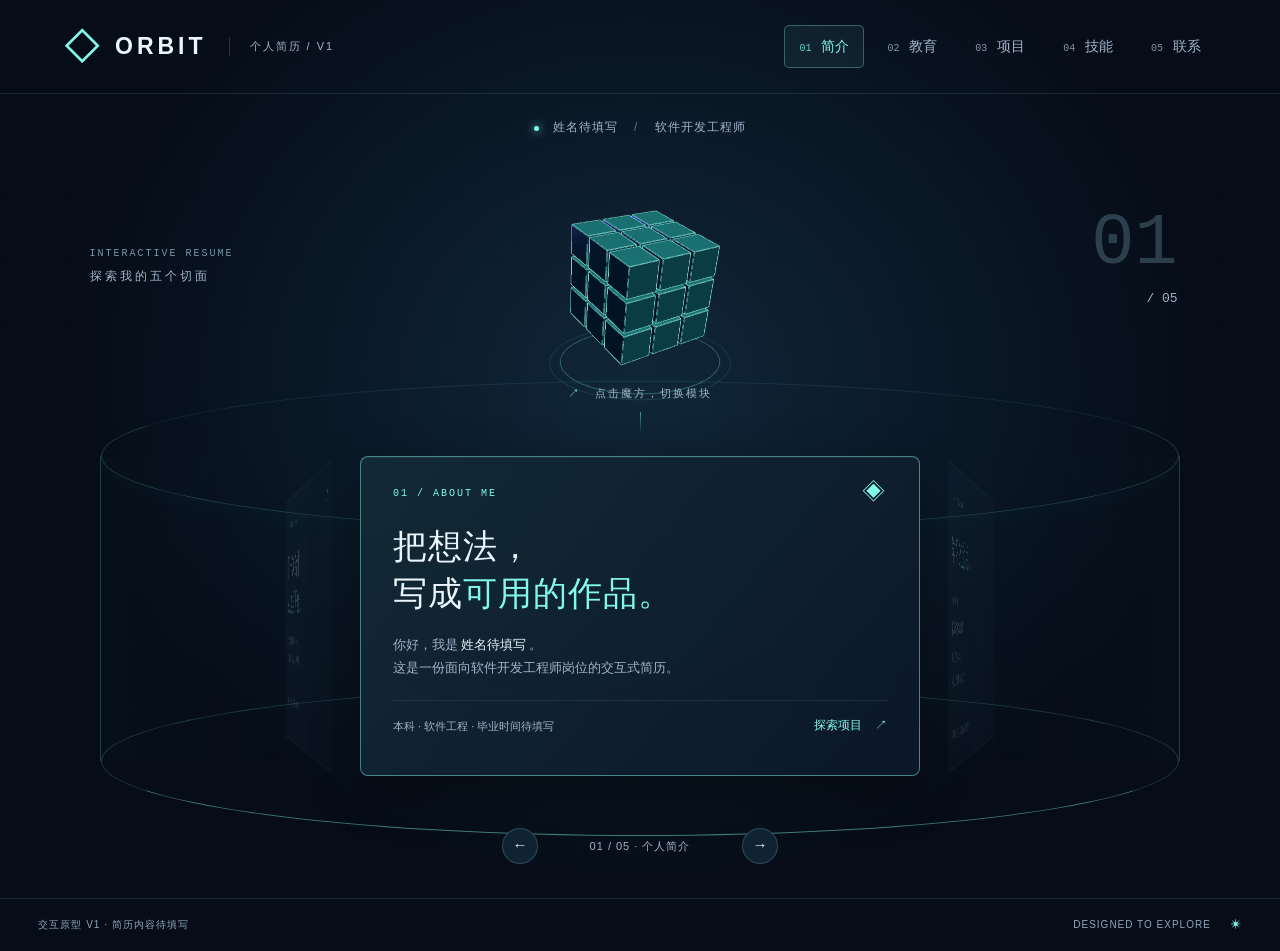
<file: 网页/V1/index.html>
<!doctype html>
<html lang="zh-CN">
<head>
  <meta charset="utf-8">
  <meta name="viewport" content="width=device-width, initial-scale=1">
  <meta name="theme-color" content="#060d18">
  <title>ORBIT · 软件开发工程师简历 · 交互 V1</title>
  <link rel="stylesheet" href="./style.css">
</head>
<body>
  <a class="skip" href="#content">跳到简历内容</a>
  <header class="header">
    <a class="brand" href="#about" aria-label="ORBIT 简历首页"><span class="brand-icon">◇</span> ORBIT<span class="brand-sub">个人简历 / V1</span></a>
    <nav aria-label="简历模块">
      <button data-page="0" aria-current="page"><span>01</span> 简介</button>
      <button data-page="1"><span>02</span> 教育</button>
      <button data-page="2"><span>03</span> 项目</button>
      <button data-page="3"><span>04</span> 技能</button>
      <button data-page="4"><span>05</span> 联系</button>
    </nav>
  </header>
  <main>
    <div class="identity"><span class="status-dot"></span> 姓名待填写 <span class="divider">/</span> 软件开发工程师</div>
    <section class="stage" aria-label="交互式简历">
      <div class="side-caption"><span>INTERACTIVE RESUME</span><span>探索我的五个切面</span></div>
      <div class="stage-index" aria-hidden="true"><span id="large-index">01</span><small>/ 05</small></div>
      <div class="cube-stage">
        <canvas id="world" aria-hidden="true"></canvas>
        <button id="cube-button" aria-label="转动魔方，查看教育背景"><span class="cube-fallback" hidden>◇</span></button>
        <p class="cube-hint"><span>↗</span> 点击魔方，切换模块 <span class="hint-line"></span></p>
      </div>
      <div class="carousel-scene" id="content" tabindex="-1">
        <div class="orbit-shell" aria-hidden="true"><div class="orbit-top"></div><div class="orbit-bottom"></div></div>
        <div class="carousel" id="carousel">
          <article class="panel active" id="about" aria-labelledby="title-about">
            <div class="panel-top"><span>01 / ABOUT ME</span><span class="panel-symbol">◈</span></div>
            <h1 id="title-about">把想法，<br>写成<span class="accent">可用的作品。</span></h1>
            <p>你好，我是<span class="placeholder">姓名待填写</span>。<br>这是一份面向软件开发工程师岗位的交互式简历。</p>
            <div class="panel-bottom"><span>本科 · 软件工程 · 毕业时间待填写</span><button data-page="2" class="text-button">探索项目 <span>↗</span></button></div>
          </article>
          <article class="panel" id="education" aria-labelledby="title-education" inert aria-hidden="true">
            <div class="panel-top"><span>02 / EDUCATION</span><span class="panel-symbol">⌘</span></div>
            <h2 id="title-education">学习的<span class="accent">起点。</span></h2>
            <div class="record"><span class="record-label">学校与时间</span><h3>学校名称待填写</h3><p>软件工程 · 本科<br>入学及毕业时间待填写</p></div>
            <div class="panel-bottom"><span>相关课程、奖项与成绩按实际情况补充</span></div>
          </article>
          <article class="panel" id="projects" aria-labelledby="title-projects" inert aria-hidden="true">
            <div class="panel-top"><span>03 / SELECTED WORK</span><span class="panel-symbol">⌑</span></div>
            <h2 id="title-projects">用作品<span class="accent">说话。</span></h2>
            <div class="project-list"><div><span class="record-label">PROJECT 01</span><h3>项目名称待填写</h3><p>解决的问题、本人职责与技术方案待补充。</p></div><div><span class="record-label">PROJECT 02</span><h3>项目名称待填写</h3><p>成果与演示链接待补充，数据需有实际依据。</p></div></div>
          </article>
          <article class="panel" id="skills" aria-labelledby="title-skills" inert aria-hidden="true">
            <div class="panel-top"><span>04 / TOOLKIT</span><span class="panel-symbol">✳</span></div>
            <h2 id="title-skills">构建作品的<span class="accent">工具。</span></h2>
            <dl class="skill-list"><div><dt>编程语言</dt><dd>待填写实际掌握的语言</dd></div><div><dt>框架与技术</dt><dd>待填写，并对应具体项目</dd></div><div><dt>开发与协作</dt><dd>待填写实际使用的工具</dd></div></dl>
          </article>
          <article class="panel" id="contact" aria-labelledby="title-contact" inert aria-hidden="true">
            <div class="panel-top"><span>05 / GET IN TOUCH</span><span class="panel-symbol">↗</span></div>
            <h2 id="title-contact">下一次合作，<br><span class="accent">从这里开始。</span></h2>
            <p>欢迎交流项目与合作机会。<br>联系邮箱与作品集地址待填写。</p>
            <div class="panel-bottom"><span>邮箱 / GitHub / 作品集链接待填写</span></div>
          </article>
        </div>
      </div>
      <div class="carousel-controls"><button id="previous" aria-label="上一个模块">←</button><span id="page-status" role="status" aria-live="polite" aria-atomic="true">01 / 05 · 个人简介</span><button id="next" aria-label="下一个模块">→</button></div>
    </section>
  </main>
  <footer><span>交互原型 V1 · 简历内容待填写</span><span>DESIGNED TO EXPLORE <span class="footer-star">✳</span></span></footer>
  <noscript><p class="error-note">请启用 JavaScript 查看交互简历。</p></noscript>
  <script type="module" src="./app.js"></script>
</body>
</html>
</file>
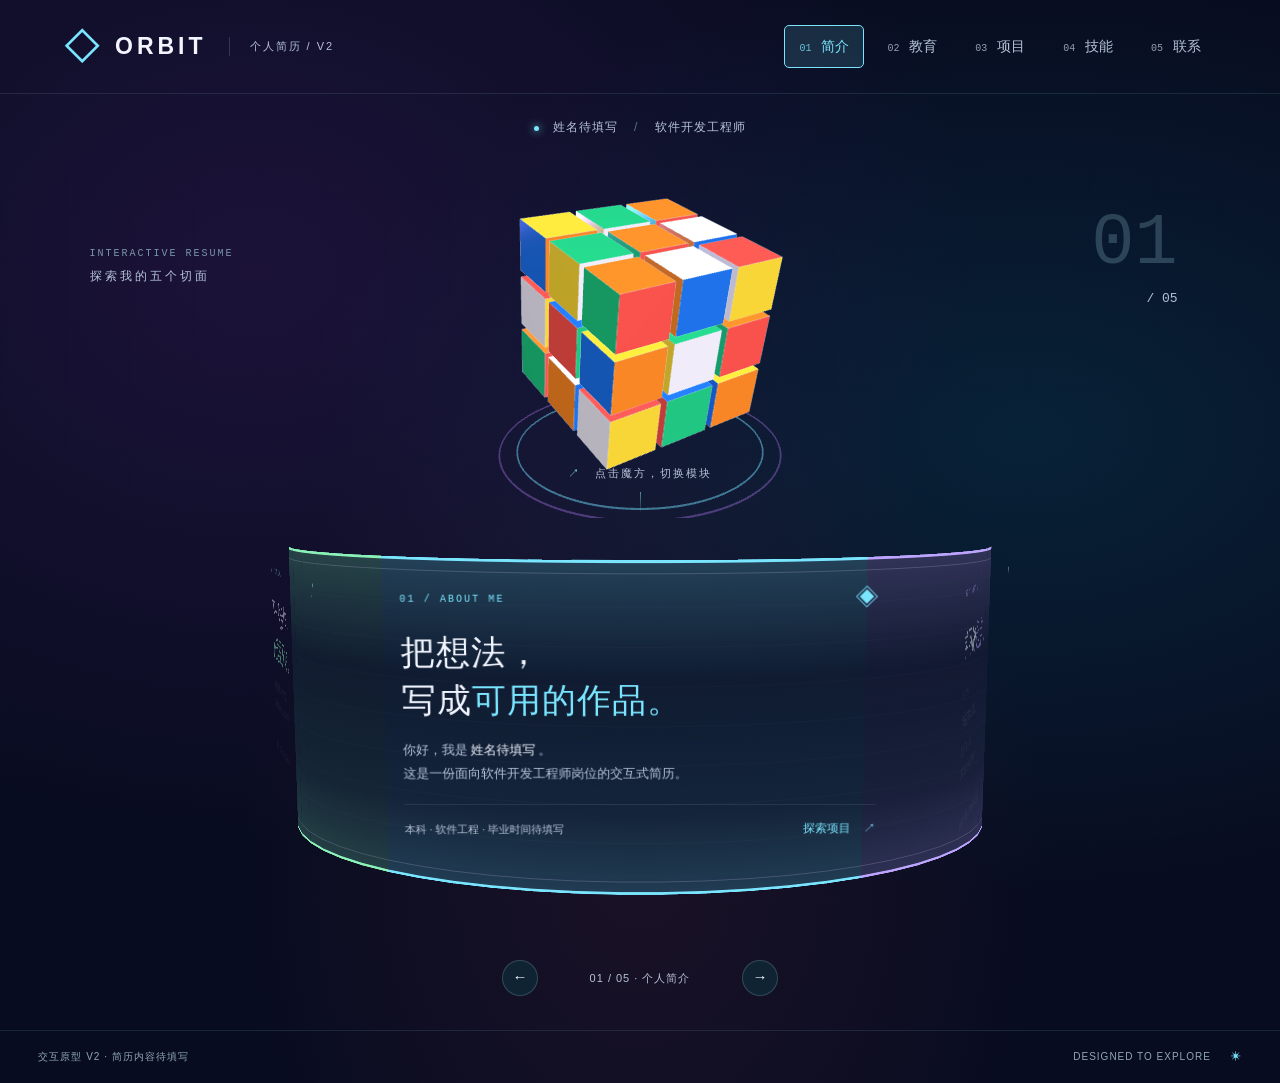
<file: 网页/V2/index.html>
<!doctype html>
<html lang="zh-CN">
<head>
  <meta charset="utf-8">
  <meta name="viewport" content="width=device-width, initial-scale=1">
  <meta name="theme-color" content="#060d18">
  <title>ORBIT · 软件开发工程师简历 · 交互 V2</title>
  <link rel="stylesheet" href="./style.css">
</head>
<body>
  <a class="skip" href="#content">跳到简历内容</a>
  <header class="header">
    <a class="brand" href="#about" aria-label="ORBIT 简历首页"><span class="brand-icon">◇</span> ORBIT<span class="brand-sub">个人简历 / V2</span></a>
    <nav aria-label="简历模块">
      <button data-page="0" aria-current="page"><span>01</span> 简介</button>
      <button data-page="1"><span>02</span> 教育</button>
      <button data-page="2"><span>03</span> 项目</button>
      <button data-page="3"><span>04</span> 技能</button>
      <button data-page="4"><span>05</span> 联系</button>
    </nav>
  </header>
  <main>
    <div class="identity"><span class="status-dot"></span> 姓名待填写 <span class="divider">/</span> 软件开发工程师</div>
    <section class="stage" aria-label="交互式简历">
      <div class="side-caption"><span>INTERACTIVE RESUME</span><span>探索我的五个切面</span></div>
      <div class="stage-index" aria-hidden="true"><span id="large-index">01</span><small>/ 05</small></div>
      <div class="cube-stage">
        <canvas id="world" aria-hidden="true"></canvas>
        <button id="cube-button" aria-label="转动魔方，查看教育背景"><span class="cube-fallback" hidden>◇</span></button>
        <p class="cube-hint"><span>↗</span> 点击魔方，切换模块 <span class="hint-line"></span></p>
      </div>
      <div class="carousel-scene" id="content" tabindex="-1">
        <div class="carousel" id="carousel">
          <article class="panel active" id="about" aria-labelledby="title-about">
            <div class="panel-top"><span>01 / ABOUT ME</span><span class="panel-symbol">◈</span></div>
            <h1 id="title-about">把想法，<br>写成<span class="accent">可用的作品。</span></h1>
            <p>你好，我是<span class="placeholder">姓名待填写</span>。<br>这是一份面向软件开发工程师岗位的交互式简历。</p>
            <div class="panel-bottom"><span>本科 · 软件工程 · 毕业时间待填写</span><button data-page="2" class="text-button">探索项目 <span>↗</span></button></div>
          </article>
          <article class="panel" id="education" aria-labelledby="title-education" inert aria-hidden="true">
            <div class="panel-top"><span>02 / EDUCATION</span><span class="panel-symbol">⌘</span></div>
            <h2 id="title-education">学习的<span class="accent">起点。</span></h2>
            <div class="record"><span class="record-label">学校与时间</span><h3>学校名称待填写</h3><p>软件工程 · 本科<br>入学及毕业时间待填写</p></div>
            <div class="panel-bottom"><span>相关课程、奖项与成绩按实际情况补充</span></div>
          </article>
          <article class="panel" id="projects" aria-labelledby="title-projects" inert aria-hidden="true">
            <div class="panel-top"><span>03 / SELECTED WORK</span><span class="panel-symbol">⌑</span></div>
            <h2 id="title-projects">用作品<span class="accent">说话。</span></h2>
            <div class="project-list"><div><span class="record-label">PROJECT 01</span><h3>项目名称待填写</h3><p>解决的问题、本人职责与技术方案待补充。</p></div><div><span class="record-label">PROJECT 02</span><h3>项目名称待填写</h3><p>成果与演示链接待补充，数据需有实际依据。</p></div></div>
          </article>
          <article class="panel" id="skills" aria-labelledby="title-skills" inert aria-hidden="true">
            <div class="panel-top"><span>04 / TOOLKIT</span><span class="panel-symbol">✳</span></div>
            <h2 id="title-skills">构建作品的<span class="accent">工具。</span></h2>
            <dl class="skill-list"><div><dt>编程语言</dt><dd>待填写实际掌握的语言</dd></div><div><dt>框架与技术</dt><dd>待填写，并对应具体项目</dd></div><div><dt>开发与协作</dt><dd>待填写实际使用的工具</dd></div></dl>
          </article>
          <article class="panel" id="contact" aria-labelledby="title-contact" inert aria-hidden="true">
            <div class="panel-top"><span>05 / GET IN TOUCH</span><span class="panel-symbol">↗</span></div>
            <h2 id="title-contact">下一次合作，<br><span class="accent">从这里开始。</span></h2>
            <p>欢迎交流项目与合作机会。<br>联系邮箱与作品集地址待填写。</p>
            <div class="panel-bottom"><span>邮箱 / GitHub / 作品集链接待填写</span></div>
          </article>
        </div>
      </div>
      <div class="carousel-controls"><button id="previous" aria-label="上一个模块">←</button><span id="page-status" role="status" aria-live="polite" aria-atomic="true">01 / 05 · 个人简介</span><button id="next" aria-label="下一个模块">→</button></div>
    </section>
  </main>
  <footer><span>交互原型 V2 · 简历内容待填写</span><span>DESIGNED TO EXPLORE <span class="footer-star">✳</span></span></footer>
  <noscript><p class="error-note">请启用 JavaScript 查看交互简历。</p></noscript>
  <script type="module" src="./app.js"></script>
</body>
</html>
</file>
<file: 网页/V1/style.css>
:root { color-scheme: dark; --bg:#060d18; --text:#eaf5fc; --muted:#a1b4c9; --accent:#83f8ed; --radius:420px; --panel-width:560px; }
* { box-sizing:border-box; }
body { margin:0; background:radial-gradient(ellipse at 50% 40%,#102739 0%,var(--bg) 62%); color:var(--text); font:15px/1.65 "Segoe UI","Microsoft YaHei",sans-serif; }
body::before { content:""; position:fixed; inset:0; pointer-events:none; opacity:.16; background-image:linear-gradient(#54738522 1px,transparent 1px),linear-gradient(90deg,#54738522 1px,transparent 1px); background-size:64px 64px; mask-image:linear-gradient(transparent,#000); }
button,a { -webkit-tap-highlight-color:transparent; }
button { font:inherit; color:inherit; cursor:pointer; }
button:focus-visible,a:focus-visible { outline:2px solid var(--accent); outline-offset:5px; }
a { color:inherit; text-decoration:none; }
.skip { position:fixed; z-index:10; top:-60px; left:20px; padding:10px 18px; background:#163246; }
.skip:focus { top:12px; }
.header { position:relative; z-index:3; max-width:1440px; margin:auto; min-height:94px; padding:22px 5%; display:flex; justify-content:space-between; align-items:center; border-bottom:1px solid #90cddd22; gap:20px; }
.brand { display:flex; align-items:center; gap:12px; font-size:23px; letter-spacing:4px; font-weight:650; }
.brand-icon { color:var(--accent); font-size:35px; line-height:1; }
.brand-sub { margin-left:10px; padding-left:20px; border-left:1px solid #67839155; font-size:11px; letter-spacing:2px; font-weight:400; color:var(--muted); }
nav { display:flex; gap:8px; }
nav button { border:1px solid transparent; background:transparent; padding:9px 14px; border-radius:5px; font-size:14px; color:var(--muted); }
nav button span { font:10px Consolas,monospace; margin-right:6px; opacity:.8; }
nav button:hover { background:#9ce9ee10; color:var(--text); }
nav button[aria-current] { background:#83f8ed10; border-color:#83f8ed50; color:var(--accent); }
.identity { position:relative; text-align:center; padding-top:24px; font-size:12px; letter-spacing:1px; color:var(--muted); }
.status-dot { display:inline-block; width:5px; height:5px; margin-right:9px; border-radius:50%; background:var(--accent); box-shadow:0 0 8px #83f8ed; }
.divider { color:#527786; margin:0 12px; }
.stage { position:relative; max-width:1440px; margin:auto; overflow:hidden; }
.side-caption { position:absolute; top:110px; left:7%; display:grid; gap:8px; font-size:12px; letter-spacing:3px; color:var(--muted); }
.side-caption span:first-child { font:10px Consolas,monospace; letter-spacing:2px; color:#7996a9; }
.stage-index { position:absolute; top:70px; right:8%; font:72px/1 Consolas,monospace; color:#63879766; font-weight:300; }
.stage-index small { display:block; text-align:right; font-size:13px; color:var(--muted); margin-top:12px; }
.cube-stage { height:300px; position:relative; }
#world { width:100%; height:100%; display:block; }
#cube-button { position:absolute; top:0; left:50%; transform:translateX(-50%); width:290px; height:255px; background:transparent; border:0; border-radius:40%; }
#cube-button:hover { background:radial-gradient(ellipse,#83f8ed08,transparent 65%); }
.cube-fallback { font-size:160px; color:var(--accent); }
.cube-hint { position:absolute; bottom:4px; left:0; right:0; text-align:center; font-size:11px; letter-spacing:2px; color:var(--muted); pointer-events:none; }
.cube-hint>span:first-child { color:var(--accent); margin-right:8px; }
.hint-line { width:1px; height:22px; background:linear-gradient(#83f8ed88,transparent); display:block; margin:8px auto 0; }
.carousel-scene { height:345px; perspective:1500px; position:relative; outline:none; margin-top:18px; }
.carousel { width:var(--panel-width); height:320px; position:absolute; left:50%; margin-left:calc(var(--panel-width) / -2); transform-style:preserve-3d; transform:translateZ(calc(-1 * var(--radius))); }
.panel { position:absolute; inset:0; width:100%; height:320px; padding:25px 32px; border:1px solid #83f8ed32; border-radius:8px; background:linear-gradient(130deg,#132a37f5,#0c1828f5); backface-visibility:hidden; box-shadow:inset 0 1px #b2fdf511,0 15px 50px #0005; opacity:.22; transition:opacity .55s,border-color .55s; overflow-y:auto; scrollbar-width:thin; scrollbar-color:#456172 transparent; }
.panel.active { opacity:1; border-color:#83f8ed77; }
.panel-top { display:flex; align-items:center; justify-content:space-between; color:var(--accent); font:10px Consolas,monospace; letter-spacing:2px; margin-bottom:18px; }
.panel-symbol { font-size:23px; line-height:1; }
h1,h2 { margin:0 0 15px; font-size:34px; font-weight:550; line-height:1.4; letter-spacing:1px; }
h3 { margin:5px 0; font-size:17px; font-weight:500; }
p { margin:0; color:var(--muted); font-size:13px; line-height:1.8; }
.accent { color:var(--accent); }
.placeholder { color:var(--text); margin:0 3px; }
.panel-bottom { margin-top:20px; padding-top:15px; border-top:1px solid #8fbec322; display:flex; justify-content:space-between; align-items:center; gap:12px; font-size:11px; color:var(--muted); }
.text-button { padding:0; background:none; border:0; color:var(--accent); font-size:12px; white-space:nowrap; }
.text-button:hover { text-decoration:underline; }
.text-button span { margin-left:10px; }
.record-label { color:var(--muted); font:10px/1.5 "Segoe UI",sans-serif; letter-spacing:2px; }
.project-list { display:grid; grid-template-columns:1fr 1fr; gap:22px; }
.project-list>div+div { border-left:1px solid #8fbec322; padding-left:22px; }
.skill-list { margin:0; }
.skill-list>div { display:grid; grid-template-columns:110px 1fr; border-bottom:1px solid #8fbec322; padding:12px 0; font-size:13px; }
dt { color:var(--text); } dd { margin:0; color:var(--muted); }
.orbit-shell { position:absolute; width:min(1080px,140vw); height:305px; left:50%; transform:translateX(-50%); border-left:1px solid #83f8ed33; border-right:1px solid #83f8ed33; pointer-events:none; background:linear-gradient(90deg,#83f8ed03,transparent 20%,transparent 80%,#83f8ed03); }
.orbit-top,.orbit-bottom { position:absolute; width:100%; height:150px; border:1px solid #83f8ed32; border-radius:50%; }
.orbit-top { top:-75px; border-top-color:#83f8ed18; box-shadow:0 5px 25px #59e0da08; }
.orbit-bottom { bottom:-75px; border-bottom-color:#83f8ed77; }
.carousel-controls { position:relative; display:flex; justify-content:center; align-items:center; gap:22px; padding:27px 0 34px; }
.carousel-controls button { background:#102332; border:1px solid #63879766; border-radius:50%; width:36px; height:36px; }
.carousel-controls button:hover { color:var(--accent); border-color:var(--accent); }
#page-status { font-size:11px; letter-spacing:1px; color:var(--muted); min-width:160px; text-align:center; }
footer { position:relative; display:flex; justify-content:space-between; align-items:center; max-width:1296px; margin:0 auto; border-top:1px solid #90cddd22; padding:18px 3%; color:#8fa7ba; font-size:10px; letter-spacing:1px; }
.footer-star { color:var(--accent); margin-left:16px; }
.error-note { text-align:center; color:var(--accent); }
@media(min-width:1600px) { .cube-stage { height:340px; } #cube-button { height:290px; } }
@media(max-width:760px) {
  :root { --panel-width:calc(100vw - 44px); --radius:300px; }
  .header { flex-direction:column; padding:18px 14px 10px; gap:14px; }
  .brand { font-size:20px; } .brand-sub { font-size:10px; }
  nav { justify-content:center; width:100%; gap:4px; }
  nav button { flex:1; padding:8px 4px; font-size:13px; } nav button span { display:none; }
  .identity { font-size:10px; padding-top:18px; }
  .side-caption { display:none; } .stage-index { top:70px; right:6%; font-size:34px; }.stage-index small { font-size:10px; }
  .cube-stage { height:245px; } #cube-button { width:210px; height:200px; }
  .cube-hint { font-size:10px; bottom:0; }
  .panel { padding:23px; height:355px; }.carousel { height:355px; }.carousel-scene { height:365px; margin-top:10px; }
  h1,h2 { font-size:28px; }.panel-bottom { align-items:flex-start; flex-wrap:wrap; }
  .orbit-shell { height:340px; }.orbit-top,.orbit-bottom { height:95px; }.orbit-top { top:-47px; }.orbit-bottom { bottom:-47px; }
  .project-list { grid-template-columns:1fr; gap:13px; }.project-list>div+div { border-left:0; border-top:1px solid #8fbec322; padding:12px 0 0; }
  .project-list p { font-size:12px; } .skill-list>div { grid-template-columns:95px 1fr; }
  footer { margin:0 22px; padding:17px 0; } footer>span:last-child { display:none; }
}
@media(prefers-reduced-motion:reduce) { *,*::before,*::after { transition:none !important; } }
</file>
<file: 网页/V2/style.css>
:root { color-scheme: dark; --bg:#080c20; --text:#f1f5ff; --muted:#b5c2d8; --accent:#79e5ff; --radius:430px; --panel-width:560px; --ring-height:340px; }
* { box-sizing:border-box; }
body { margin:0; background:radial-gradient(ellipse at 20% 25%,#44206b55,transparent 50%),radial-gradient(ellipse at 80% 40%,#065d7844,transparent 50%),radial-gradient(ellipse at 50% 80%,#63294333,transparent 45%),var(--bg); color:var(--text); font:15px/1.65 "Segoe UI","Microsoft YaHei",sans-serif; }
body::before { content:""; position:fixed; inset:0; pointer-events:none; opacity:.16; background-image:linear-gradient(#54738522 1px,transparent 1px),linear-gradient(90deg,#54738522 1px,transparent 1px); background-size:64px 64px; mask-image:linear-gradient(transparent,#000); }
button,a { -webkit-tap-highlight-color:transparent; }
button { font:inherit; color:inherit; cursor:pointer; }
button:focus-visible,a:focus-visible { outline:2px solid var(--accent); outline-offset:5px; }
a { color:inherit; text-decoration:none; }
.skip { position:fixed; z-index:10; top:-60px; left:20px; padding:10px 18px; background:#163246; }
.skip:focus { top:12px; }
.header { position:relative; z-index:3; max-width:1440px; margin:auto; min-height:94px; padding:22px 5%; display:flex; justify-content:space-between; align-items:center; border-bottom:1px solid #90cddd22; gap:20px; }
.brand { display:flex; align-items:center; gap:12px; font-size:23px; letter-spacing:4px; font-weight:650; }
.brand-icon { color:var(--accent); font-size:35px; line-height:1; }
.brand-sub { margin-left:10px; padding-left:20px; border-left:1px solid #67839155; font-size:11px; letter-spacing:2px; font-weight:400; color:var(--muted); }
nav { display:flex; gap:8px; }
nav button { border:1px solid transparent; background:transparent; padding:9px 14px; border-radius:5px; font-size:14px; color:var(--muted); }
nav button span { font:10px Consolas,monospace; margin-right:6px; opacity:.8; }
nav button:hover { background:#9ce9ee10; color:var(--text); }
nav button[aria-current] { background:color-mix(in srgb,var(--accent) 14%,transparent); border-color:var(--accent); color:var(--accent); }
.identity { position:relative; text-align:center; padding-top:24px; font-size:12px; letter-spacing:1px; color:var(--muted); }
.status-dot { display:inline-block; width:5px; height:5px; margin-right:9px; border-radius:50%; background:var(--accent); box-shadow:0 0 8px #83f8ed; }
.divider { color:#527786; margin:0 12px; }
.stage { position:relative; max-width:1440px; margin:auto; overflow:hidden; }
.side-caption { position:absolute; top:110px; left:7%; display:grid; gap:8px; font-size:12px; letter-spacing:3px; color:var(--muted); }
.side-caption span:first-child { font:10px Consolas,monospace; letter-spacing:2px; color:#7996a9; }
.stage-index { position:absolute; top:70px; right:8%; font:72px/1 Consolas,monospace; color:#63879766; font-weight:300; }
.stage-index small { display:block; text-align:right; font-size:13px; color:var(--muted); margin-top:12px; }
.cube-stage { height:380px; position:relative; }
#world { width:100%; height:100%; display:block; }
#cube-button { position:absolute; top:0; left:50%; transform:translateX(-50%); width:360px; height:325px; background:transparent; border:0; border-radius:40%; }
#cube-button:hover { background:radial-gradient(ellipse,#83f8ed08,transparent 65%); }
.cube-fallback { font-size:160px; color:var(--accent); }
.cube-hint { position:absolute; bottom:4px; left:0; right:0; text-align:center; font-size:11px; letter-spacing:2px; color:var(--muted); pointer-events:none; }
.cube-hint>span:first-child { color:var(--accent); margin-right:8px; }
.hint-line { width:1px; height:22px; background:linear-gradient(#83f8ed88,transparent); display:block; margin:8px auto 0; }
.carousel-scene { height:400px; perspective:1600px; position:relative; outline:none; margin-top:15px; }
.carousel { width:var(--panel-width); height:var(--ring-height); position:absolute; top:-40px; left:50%; margin-left:calc(var(--panel-width) / -2); transform-style:preserve-3d; transform:translateZ(calc(-1 * var(--radius))) rotateX(-9deg); }
.ring-facet { position:absolute; top:0; left:50%; width:calc(var(--radius) * .10482 + 1px); margin-left:calc(var(--radius) * -.05241 - .5px); height:var(--ring-height); border-top:3px solid var(--sector); border-bottom:3px solid var(--sector); backface-visibility:hidden; pointer-events:none; }
.ring-facet::after { content:""; position:absolute; inset:10px 0; border-top:1px solid #e7d7ff30; border-bottom:1px solid #e7d7ff30; background:repeating-linear-gradient(0deg,transparent 0 39px,#d0d8ff05 39px 40px); }
.panel { position:absolute; inset:0; width:100%; height:var(--ring-height); padding:27px 42px; border:0; border-radius:0; background:none; backface-visibility:hidden; box-shadow:none; opacity:.5; transition:opacity .35s; overflow-y:auto; scrollbar-width:thin; scrollbar-color:#7389b1 transparent; }
.panel.active { opacity:1; }
.panel > * { transition:opacity .25s; }
.panel:not(.active) > :not(.panel-top):not(h1):not(h2) { opacity:.15; }
.panel-top { display:flex; align-items:center; justify-content:space-between; color:var(--accent); font:10px Consolas,monospace; letter-spacing:2px; margin-bottom:18px; }
.panel-symbol { font-size:23px; line-height:1; }
h1,h2 { margin:0 0 15px; font-size:34px; font-weight:550; line-height:1.4; letter-spacing:1px; }
h3 { margin:5px 0; font-size:17px; font-weight:500; }
p { margin:0; color:var(--muted); font-size:13px; line-height:1.8; }
.accent { color:var(--accent); }
.placeholder { color:var(--text); margin:0 3px; }
.panel-bottom { margin-top:20px; padding-top:15px; border-top:1px solid #8fbec322; display:flex; justify-content:space-between; align-items:center; gap:12px; font-size:11px; color:var(--muted); }
.text-button { padding:0; background:none; border:0; color:var(--accent); font-size:12px; white-space:nowrap; }
.text-button:hover { text-decoration:underline; }
.text-button span { margin-left:10px; }
.record-label { color:var(--muted); font:10px/1.5 "Segoe UI",sans-serif; letter-spacing:2px; }
.project-list { display:grid; grid-template-columns:1fr 1fr; gap:22px; }
.project-list>div+div { border-left:1px solid #8fbec322; padding-left:22px; }
.skill-list { margin:0; }
.skill-list>div { display:grid; grid-template-columns:110px 1fr; border-bottom:1px solid #8fbec322; padding:12px 0; font-size:13px; }
dt { color:var(--text); } dd { margin:0; color:var(--muted); }
.carousel-controls { position:relative; display:flex; justify-content:center; align-items:center; gap:22px; padding:27px 0 34px; }
.carousel-controls button { background:#102332; border:1px solid #63879766; border-radius:50%; width:36px; height:36px; }
.carousel-controls button:hover { color:var(--accent); border-color:var(--accent); }
#page-status { font-size:11px; letter-spacing:1px; color:var(--muted); min-width:160px; text-align:center; }
footer { position:relative; display:flex; justify-content:space-between; align-items:center; max-width:1296px; margin:0 auto; border-top:1px solid #90cddd22; padding:18px 3%; color:#8fa7ba; font-size:10px; letter-spacing:1px; }
.footer-star { color:var(--accent); margin-left:16px; }
.error-note { text-align:center; color:var(--accent); }
@media(min-width:1600px) { .cube-stage { height:410px; } #cube-button { height:350px; } }
@media(max-width:760px) {
  :root { --panel-width:calc(100vw - 54px); --radius:calc((100vw - 40px) * .56); --ring-height:380px; }
  .header { flex-direction:column; padding:18px 14px 10px; gap:14px; }
  .brand { font-size:20px; } .brand-sub { font-size:10px; }
  nav { justify-content:center; width:100%; gap:4px; }
  nav button { flex:1; padding:8px 4px; font-size:13px; } nav button span { display:none; }
  .identity { font-size:10px; padding-top:18px; }
  .side-caption { display:none; } .stage-index { top:70px; right:6%; font-size:34px; }.stage-index small { font-size:10px; }
  .cube-stage { height:315px; } #cube-button { width:280px; height:270px; }
  .cube-hint { font-size:10px; bottom:0; }
  .panel { padding:26px 15px; }.carousel-scene { height:410px; margin-top:10px; }.carousel { top:-25px; }
  h1,h2 { font-size:28px; }.panel-bottom { align-items:flex-start; flex-wrap:wrap; }
  .project-list { grid-template-columns:1fr; gap:13px; }.project-list>div+div { border-left:0; border-top:1px solid #8fbec322; padding:12px 0 0; }
  .project-list p { font-size:12px; } .skill-list>div { grid-template-columns:95px 1fr; }
  footer { margin:0 22px; padding:17px 0; } footer>span:last-child { display:none; }
}
@media(prefers-reduced-motion:reduce) { *,*::before,*::after { transition:none !important; } }
</file>
